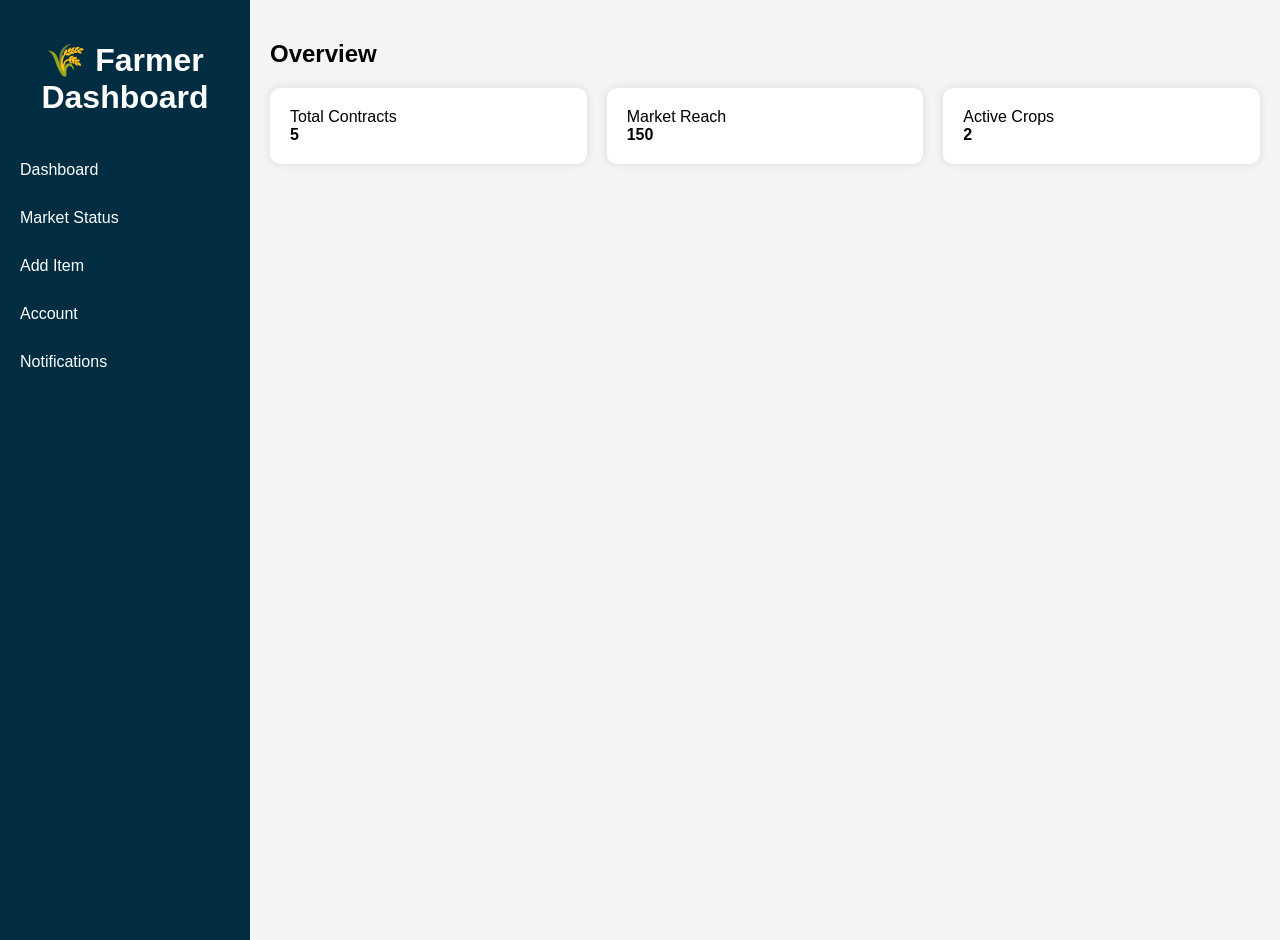
<file: index.html>
<!DOCTYPE html>
<html lang="en">
<head>
  <meta charset="UTF-8" />
  <meta name="viewport" content="width=device-width, initial-scale=1.0" />
  <title>Farmer Dashboard</title>
 
<link rel="stylesheet" href="style.css"></head>
<body>
  <div class="sidebar">
    <h1 id="dashboardTitle">🌾 Farmer Dashboard</h1>
    <button onclick="showSection('dashboard')">Dashboard</button>
    <button onclick="showSection('market')">Market Status</button>
    <button onclick="showSection('addItem')">Add Item</button>
    <button onclick="showSection('account')">Account</button>
    <button onclick="showSection('notifications')">Notifications</button>
  </div>

  <div class="main">
    <div id="dashboard" class="section active-section">
      <h2>Overview</h2>
      <div class="stats">
        <div class="stat" onclick="showPopup('Total Contracts: 5')">Total Contracts<br><strong>5</strong></div>
        <div class="stat" onclick="showPopup('Market Reach: 150 users viewed your items')">Market Reach<br><strong>150</strong></div>
        <div class="stat" onclick="showPopup('Active Crops: Wheat, Corn')">Active Crops<br><strong>2</strong></div>
      </div>
    </div>

    <div id="market" class="section">
      <h2>Market Status</h2>
      <div class="card-list" id="marketList"></div>
    </div>

    <div id="addItem" class="section">
      <h2>Add Item</h2>
      <input type="text" id="itemName" placeholder="Crop Name" />
      <input type="number" id="itemQty" placeholder="Quantity (kg)" />
      <input type="number" id="itemPrice" placeholder="Price (₹)" />
      <button onclick="addItem()">Add Item</button>
    </div>

    <div id="account" class="section">
      <h2>Account Profile</h2>
      <input type="file" id="profilePicInput" accept="image/*" onchange="uploadProfilePic()" />
      <img id="profilePic" style="width:100px; height:100px; display:none; border-radius: 50%;"/>
      <input type="text" id="userName" placeholder="Your Name" />
      <input type="email" id="userEmail" placeholder="Email" />
      <input type="text" id="userPhone" placeholder="Phone" />
      <button onclick="saveProfile()">Save Profile</button>
      <div id="profileInfo"></div>
    </div>

    <div id="notifications" class="section">
      <h2>Notifications</h2>
      <div id="notificationList">
        <div class="card">
          <p><strong>Buyer:</strong> Akash</p>
          <p><strong>Item:</strong> Rice</p>
          <p><strong>Quantity:</strong> 100kg</p>
          <button onclick="acceptContract(this)">Accept Contract</button>
        </div>
      </div>
    </div>

    <div class="popup-overlay" id="popupOverlay">
      <div class="popup" id="popup">
        <div id="popupContent"></div>
        <button onclick="closePopup()">Close</button>
      </div>
    </div>
  </div>

  <script src="script.js"></script>
</body>
</html>
</file>
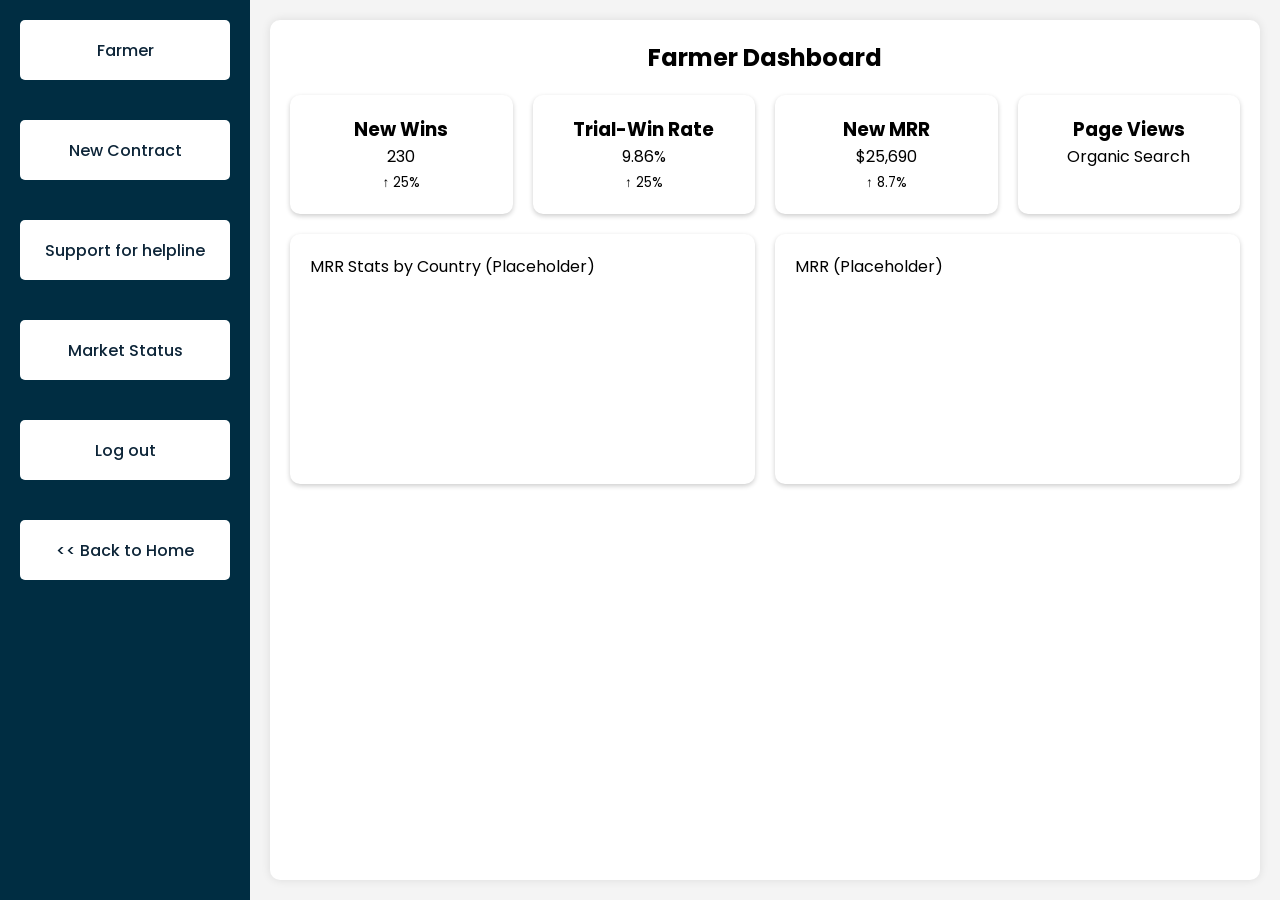
<file: Project/farmerdashboard/index.html>
<!DOCTYPE html>
<html lang="en">
<head>
    <meta charset="UTF-8">
    <meta name="viewport" content="width=device-width, initial-scale=1.0">
    <title>Farmer Dashboard</title>
    <link rel="stylesheet" href="style.css">
</head>
<body>
    <div class="sidebar">
        <button>Farmer</button>
        <button>New Contract</button>
        <button>Support for helpline</button>
        <button onclick="toggleMarketStatus()">Market Status</button>
        <button>Log out</button>
        <button><< Back to Home</button>
    </div>
    <div class="dashboard">
        <div class="main" >
            <h2>Farmer Dashboard</h2>
        <div class="stats-container">
            <div class="stat-box">
                <h3>New Wins</h3>
                <p>230</p>
                <small>↑ 25%</small>
            </div>
            <div class="stat-box">
                <h3>Trial-Win Rate</h3>
                <p>9.86%</p>
                <small>↑ 25%</small>
            </div>
            <div class="stat-box">
                <h3>New MRR</h3>
                <p>$25,690</p>
                <small>↑ 8.7%</small>
            </div>
            <div class="stat-box">
                <h3>Page Views</h3>
                <p>Organic Search</p>
            </div>
        </div>
        <div class="charts-container">
            <div class="chart">MRR Stats by Country (Placeholder)</div>
            <div class="chart">MRR (Placeholder)</div>
        </div>
        </div>
        
        <div id="market-status" style="display: none;">
            <div class="search-container">
                <input type="text" id="searchInput" placeholder="Search Market Status..." onkeyup="searchCards()">
            </div>
            <div class="cards-container" id="cardsContainer">
                <div class="card">Wheat Market</div>
                <div class="card">Rice Market</div>
                <div class="card">Corn Market</div>
                <div class="card">Soybean Market</div>
                <div class="card">Sugar Market</div>
            </div>
        </div>
    </div>
    <script src="script.js"></script>
</body>
</html>
</file>
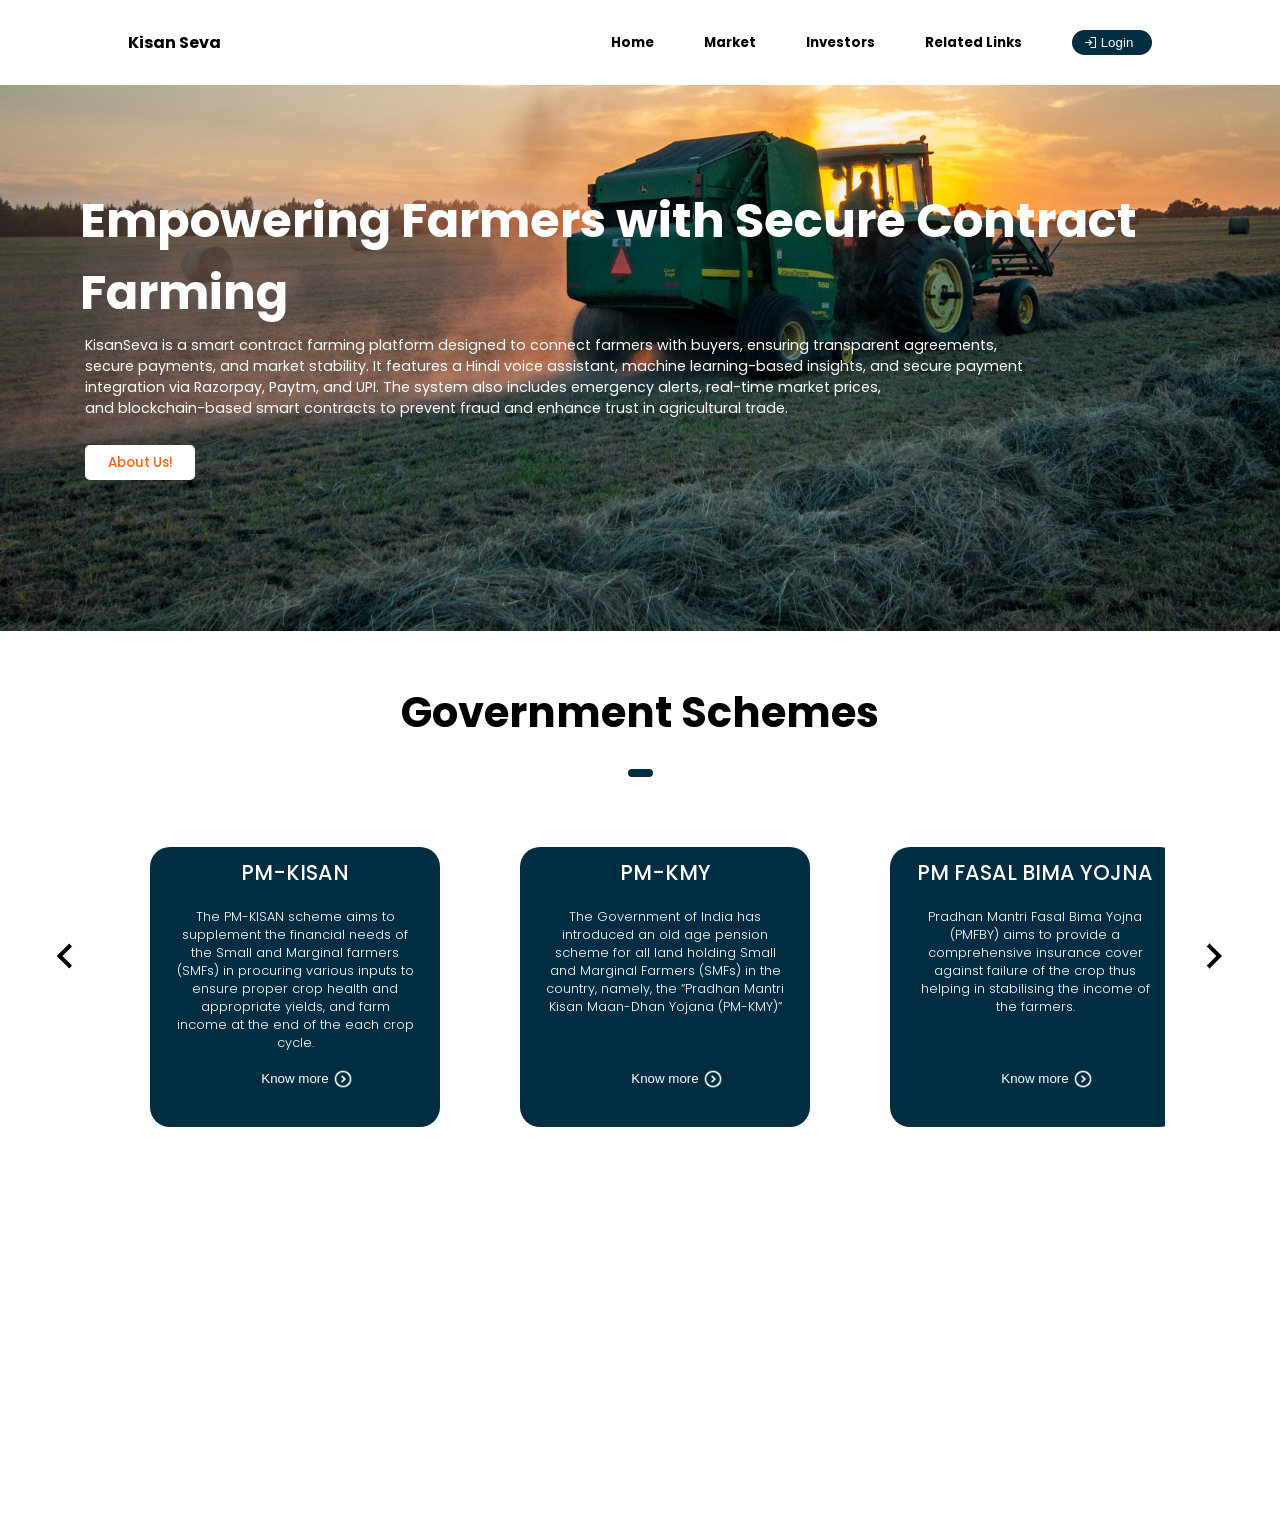
<file: Project/Landing page/index.html>
<!DOCTYPE html>
<html lang="en">
<head>
    <meta charset="UTF-8">
    <meta name="viewport" content="width=device-width, initial-scale=1.0">
    <title>Project</title>
    <link rel="stylesheet" href="style.css">
</head>
<body>
    <div class="navbar">
        <div class="nav1">
            <h4 class="kisan">Kisan Seva</h4>
        </div>
        <div class="nav2">
            <div class="item1">
                <h5>Home</h5>
            </div>
            <div class="item2">
                <h5>Market</h5>
            </div>
            <div class="item3">
                <h5>Investors</h5>
            </div>
            <div class="item3">
                <h5>Related Links</h5>
            </div>
            <div class="button-family">
                <button class="btn1"><img src="login.png">Login</button>
            </div>
        </div>
    </div>

    <div class="hero-section">
        <h2>Empowering Farmers with Secure Contract Farming</h2>
        <p>KisanSeva is a smart contract farming platform designed to connect farmers with buyers, ensuring transparent agreements, <br>secure payments, and market stability. It features a Hindi voice assistant, machine learning-based insights, and secure payment <br> integration via Razorpay, Paytm, and UPI. The system also includes emergency alerts, real-time market prices, <br> and blockchain-based smart contracts to prevent fraud and enhance trust in agricultural trade.</p>
        <button class="btn2">About Us!</button>
    </div>

    <div class="main-section">
        <div class="main-section-top">
        <div><h2>Government Schemes</h2></div>
        <div class="box"></div>
        </div>
        
        <div class="cards">
            <img id="img1" src="chevron_left.png">
            <div class="card">
                <p id="card-p">PM-KISAN</p>
                <p id="main-p">The PM-KISAN scheme aims to supplement the financial needs of the Small and Marginal farmers (SMFs) in procuring various inputs to ensure proper crop health and appropriate yields, and farm income at the end of the each crop cycle.</p>
                <button class="card-button">Know more <img src="know_more.png"></button>
            </div>
            <div class="card">
                <p id="card-p">PM-KMY</p>
                <p id="main-p">The Government of India has introduced an old age pension scheme for all land
                    holding Small and Marginal Farmers (SMFs) in the country, namely, the “Pradhan
                    Mantri Kisan Maan-Dhan Yojana (PM-KMY)”</p>
                    <button class="card-button">Know more <img src="know_more.png"></button>
            </div>
            <div class="card">
                <p id="card-p">PM FASAL BIMA YOJNA</p>
                <p id="main-p">Pradhan Mantri Fasal Bima Yojna (PMFBY) aims to provide a comprehensive insurance cover against failure of the crop thus helping in stabilising the income of the farmers.</p>
                <button class="card-button">Know more <img src="know_more.png"></button>
            </div>
            <div class="card">
                <p id="card-p">SOIL HEALTH CARD</p>
                <p id="main-p">Lorem ipsum dolor sit, amet consectetur adipisicing elit. Iure ut eveniet aut possimus fugiat libero! Reprehenderit qui nisi rerum non fugit. Doloribus ipsam quam unde ad nihil deleniti dolor sequi.</p>
                <button class="card-button">Know more <img src="know_more.png"></button>
            </div>
            <div class="card">
                <p id="card-p">PM KRISHI SICHAI YOJNA</p>
                <p id="main-p">Lorem ipsum dolor sit, amet consectetur adipisicing elit. Maxime tenetur aperiam impedit voluptate temporibus accusamus ipsam sapiente beatae perspiciatis reprehenderit, dolor officia neque!</p>
                <button class="card-button">Know more <img src="know_more.png"></button>
            </div>
            <div class="card">
                <p id="card-p">DIGITAL AGRICULTURE</p>
                <p id="main-p">Lorem ipsum dolor sit amet consectetur adipisicing elit. Perferendis aliquam quidem eveniet voluptas dignissimos quibusdam neque id placeat et ex eius fugit fuga quia unde, est exercitationem error, dolore eaque.</p>
                <button class="card-button">Know more <img src="know_more.png"></button>
            </div>
            <img id="mg2" src="chevron_right.png">
        </div>
    </div>
    
    <!-- <section class="login_box">
        <div class="login_box_cards">
            <div class="card1 cards" onclick="change1(this) ">
                <h2>Farmer</h2>
            </div>
            <div class="card2 cards" onclick="change1(this)">
                <h2>Buyer</h2>
            </div>
        </div>

        <div class="farmer_options">
            <div class="farmer_options_cards" onclick="change(this)">
            <h3 class="options_cards_heading">Small Scale Farmer</h3>
            <p class="options_cards_para">Manages small farms, typically less than 2 hectares, focusing on local markets.</p>
            </div>
            <div class="farmer_options_cards" onclick="change(this)">
                <h3 class="options_cards_heading">Medium Scale Farmer</h3>
            <p class="options_cards_para">Operates between 2-10 hectares, often using semi-modern equipment for production.</p>
            </div>
            <div class="farmer_options_cards" onclick="change(this)">
                <h3 class="options_cards_heading">Large Scale Farmer</h3>
            <p class="options_cards_para">Runs farms over 10 hectares, utilizing advanced machinery and large distribution networks.</p>
            </div>
        </div>
        
        <div class="buyer_options">
            <div class="buyer_options_cards" onclick="change2(this)">
                <h3 class="options_cards_heading">Wholesaler</h3>
                <p class="options_cards_para">Purchase crops in bulk directly from farmers and supply to retailers or markets at large scale.</p>
            </div>
            <div class="buyer_options_cards" onclick="change2(this)">
                <h3 class="options_cards_heading">Retailer</h3>
                <p class="options_cards_para">Buy products in smaller quantities and sell them directly to consumers through shops or stalls.</p>
            </div>
            <div class="buyer_options_cards" onclick="change2(this)">
                <h3 class="options_cards_heading">Food Processing Company</h3>
                <p class="options_cards_para">Procure raw materials like grains, fruits, and vegetables to create packaged or processed food products.</p>
            </div>
        </div>
        
        <button class="btn">Next</button>
        <button class="btn1">Back</button>
    <section> -->
    <script src="script.js"></script>
</body>
</html>
</file>
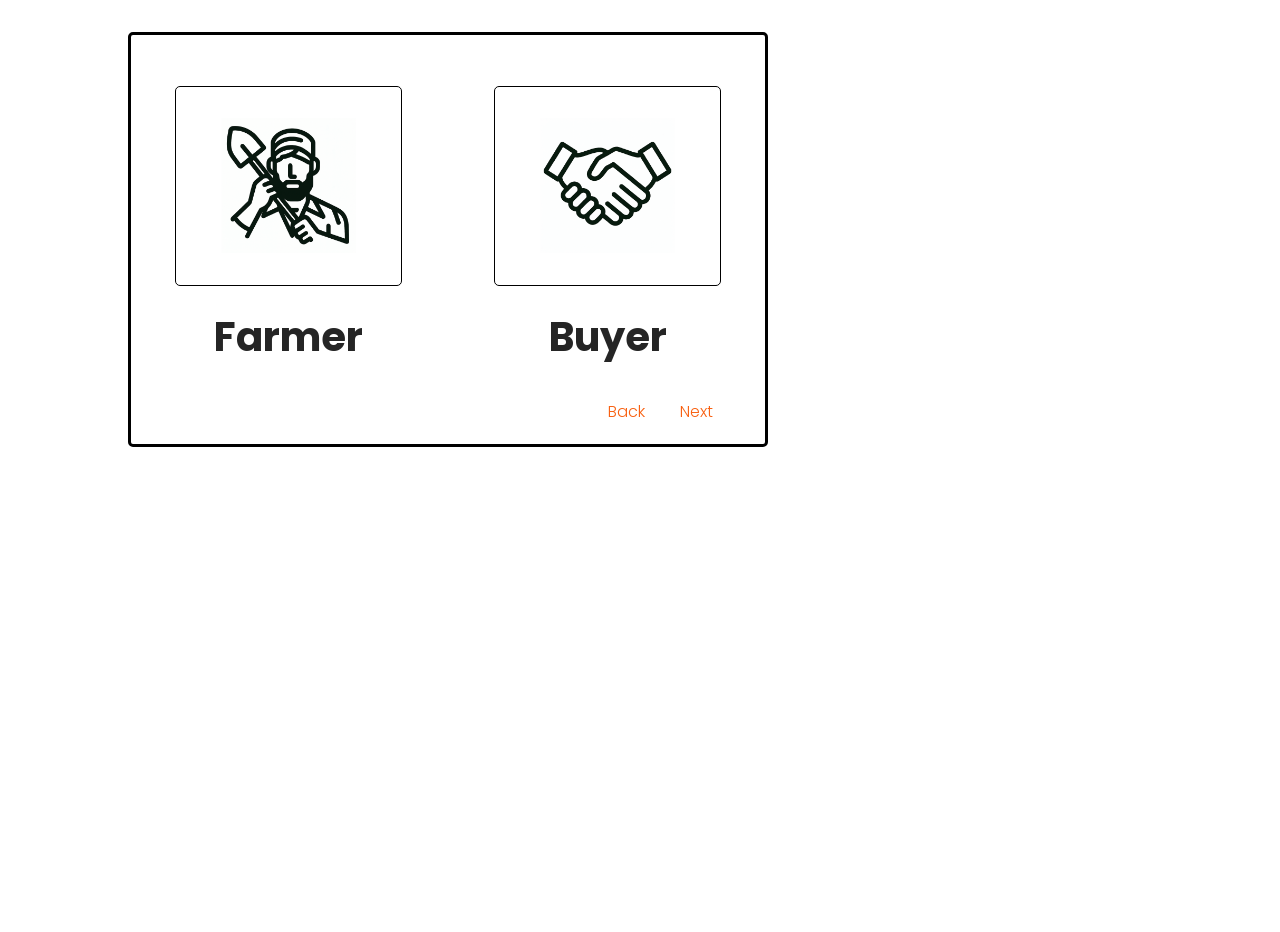
<file: Project/login popout/index.html>
<!DOCTYPE html>
<html lang="en">
<head>
    <meta charset="UTF-8">
    <meta name="viewport" content="width=device-width, initial-scale=1.0">
    <title>Login Box</title>
    <link rel="stylesheet" href="style.css">
</head>
<body>
    <section class="login_box">
        <div class="login_box_cards">
            <div class="card1 cards" onclick="change1(this) ">
                <h2>Farmer</h2>
            </div>
            <div class="card2 cards" onclick="change1(this)">
                <h2>Buyer</h2>
            </div>
        </div>

        <div class="farmer_options">
            <div class="farmer_options_cards" onclick="change(this)">
            <h3 class="options_cards_heading">Small Scale Farmer</h3>
            <p class="options_cards_para">Manages small farms, typically less than 2 hectares, focusing on local markets.</p>
            </div>
            <div class="farmer_options_cards" onclick="change(this)">
                <h3 class="options_cards_heading">Medium Scale Farmer</h3>
            <p class="options_cards_para">Operates between 2-10 hectares, often using semi-modern equipment for production.</p>
            </div>
            <div class="farmer_options_cards" onclick="change(this)">
                <h3 class="options_cards_heading">Large Scale Farmer</h3>
            <p class="options_cards_para">Runs farms over 10 hectares, utilizing advanced machinery and large distribution networks.</p>
            </div>
        </div>
        
        <div class="buyer_options">
            <div class="buyer_options_cards" onclick="change2(this)">
                <h3 class="options_cards_heading">Wholesaler</h3>
                <p class="options_cards_para">Purchase crops in bulk directly from farmers and supply to retailers or markets at large scale.</p>
            </div>
            <div class="buyer_options_cards" onclick="change2(this)">
                <h3 class="options_cards_heading">Retailer</h3>
                <p class="options_cards_para">Buy products in smaller quantities and sell them directly to consumers through shops or stalls.</p>
            </div>
            <div class="buyer_options_cards" onclick="change2(this)">
                <h3 class="options_cards_heading">Distributor</h3>
                <p class="options_cards_para">Procure raw materials like grains, fruits, and vegetables to create packaged or processed food products.</p>
            </div>
        </div>
        
        <button class="btn">Next</button>
        <button class="btn1">Back</button>
    <section>
</body>
<script src="script.js"></script>
</html>


<!-- <!DOCTYPE html>
<html lang="en">
<head>
    <meta charset="UTF-8">
    <meta name="viewport" content="width=device-width, initial-scale=1.0">
    <title>Login Box</title>
    <link rel="stylesheet" href="style.css">
</head>
<body>
    <section class="login_box">
        <div class="login_box_cards">
            <div class="card1 cards" onclick="change1(this) ">
                <h2>Farmer</h2>
            </div>
            <div class="card2 cards" onclick="change1(this)">
                <h2>Buyer</h2>
            </div>
        </div>

        <div class="farmer_options">
            <div class="farmer_options_cards" onclick="change(this)">
            <h3 class="options_cards_heading">Small Scale Farmer</h3>
            <p class="options_cards_para">Manages small farms, typically less than 2 hectares, focusing on local markets.</p>
            </div>
            <div class="farmer_options_cards" onclick="change(this)">
                <h3 class="options_cards_heading">Medium Scale Farmer</h3>
            <p class="options_cards_para">Operates between 2-10 hectares, often using semi-modern equipment for production.</p>
            </div>
            <div class="farmer_options_cards" onclick="change(this)">
                <h3 class="options_cards_heading">Large Scale Farmer</h3>
            <p class="options_cards_para">Runs farms over 10 hectares, utilizing advanced machinery and large distribution networks.</p>
            </div>
        </div>
        
        <div class="buyer_options">
            <div class="buyer_options_cards" onclick="change2(this)">
                <h3 class="options_cards_heading">Wholesaler</h3>
                <p class="options_cards_para">Purchase crops in bulk directly from farmers and supply to retailers or markets at large scale.</p>
            </div>
            <div class="buyer_options_cards" onclick="change2(this)">
                <h3 class="options_cards_heading">Retailer</h3>
                <p class="options_cards_para">Buy products in smaller quantities and sell them directly to consumers through shops or stalls.</p>
            </div>
            <div class="buyer_options_cards" onclick="change2(this)">
                <h3 class="options_cards_heading">Food Processing Company</h3>
                <p class="options_cards_para">Procure raw materials like grains, fruits, and vegetables to create packaged or processed food products.</p>
            </div>
        </div>
        
        <button class="btn">Next</button>
        <button class="btn1">Back</button>
    <section>
</body>
<script src="script.js"></script>
</html> -->
</file>
<file: style.css>
@import url('https://fonts.googleapis.com/css2?family=Poppins:ital,wght@0,100;0,200;0,300;0,400;0,500;0,600;0,700;0,800;0,900;1,100;1,200;1,300;1,400;1,500;1,600;1,700;1,800;1,900&display=swap');

body {
  margin: 0;
  font-family: Arial, sans-serif;
  background-color: #f4f4f4;
  display: flex;
}

.sidebar {
  width: 250px;
  background-color: rgb(0, 45, 66);
  color: white;
  height: 100vh;
  padding: 20px 0;
  display: flex;
  flex-direction: column;
}

.sidebar h1 {
  text-align: center;
  margin-bottom: 30px;
}

.sidebar button {
  background: none;
  border: none;
  color: white;
  padding: 15px 20px;
  text-align: left;
  font-size: 16px;
  cursor: pointer;
  width: 100%;
}

.sidebar button:hover {
  background-color: rgba(255, 255, 255, 0.1);
}

.main {
  flex-grow: 1;
  padding: 20px;
  position: relative;
}

.section {
  display: none;
}

.active-section {
  display: block;
}

.stats {
  display: flex;
  gap: 20px;
}

.stat {
  background: white;
  padding: 20px;
  border-radius: 10px;
  flex: 1;
  box-shadow: 0 0 10px rgba(0,0,0,0.1);
  cursor: pointer;
}

.popup-overlay {
  position: fixed;
  top: 0;
  left: 0;
  width: 100%;
  height: 100%;
  background: rgba(0,0,0,0.5);
  display: flex;
  justify-content: center;
  align-items: center;
  display: none;
}

.popup {
  background: white;
  padding: 30px;
  border-radius: 10px;
  width: 400px;
  max-width: 90%;
  text-align: center;
}

.popup button {
  margin-top: 20px;
  padding: 10px 20px;
  border: none;
  background: rgb(0, 45, 66);
  color: white;
  cursor: pointer;
}

.card-list {
  display: flex;
  flex-wrap: wrap;
  gap: 20px;
}

.card {
  background: white;
  padding: 15px;
  border-radius: 10px;
  box-shadow: 0 0 8px rgba(0,0,0,0.1);
  width: 200px;
}
</file>
<file: Project/farmerdashboard/style.css>
@import url('https://fonts.googleapis.com/css2?family=Poppins:ital,wght@0,100;0,200;0,300;0,400;0,500;0,600;0,700;0,800;0,900;1,100;1,200;1,300;1,400;1,500;1,600;1,700;1,800;1,900&display=swap');

        * {
            margin: 0;
            padding: 0;
            box-sizing: border-box;
            font-family: 'poppins', sans-serif;
        }
        body {
            display: flex;
            height: 100vh;
            background-color: #f4f4f4;
        }
        .sidebar {
            width: 250px;
            background: rgb(0, 45, 66);
            color: white;
            padding: 20px;
            display: flex;
            flex-direction: column;
            gap: 40px;
        }
        .sidebar button {
            height: 60px;
            padding: 12px;
            background: white;
            border: none;
            color: #0d2538;
            font-size: 16px;
            cursor: pointer;
            border-radius: 5px;
            text-align: center;
            font-weight: 500;
        }
        .sidebar button:hover {
            background: #ddd;
        }
        .dashboard {
            flex: 1;
            padding: 20px;
            background: white;
            box-shadow: 0 0 10px rgba(0, 0, 0, 0.1);
            border-radius: 10px;
            margin: 20px;
        }
        .dashboard h2 {
            text-align: center;
            margin-bottom: 20px;
        }
        .stats-container {
            display: grid;
            grid-template-columns: repeat(4, 1fr);
            gap: 20px;
            text-align: center;
            
        }
        .stat-box {
            background: #fff;
            padding: 20px;
            border-radius: 10px;
            box-shadow: 0 2px 5px rgba(0, 0, 0, 0.2);
        }
        .charts-container {
            display: flex;
            gap: 20px;
            margin-top: 20px;
        }
        .chart {
            flex: 1;
            background: #fff;
            padding: 20px;
            border-radius: 10px;
            box-shadow: 0 2px 5px rgba(0, 0, 0, 0.2);
            height: 250px;
        }
        .search-container {
            margin-bottom: 20px;
            text-align: center;
        }
        .search-container input {
            width: 60%;
            padding: 10px;
            font-size: 16px;
            border: 1px solid #ccc;
            border-radius: 5px;
        }
        .cards-container {
            display: flex;
            flex-wrap: wrap;
            gap: 20px;
            justify-content: center;
        }
        .card {
            background: #fff;
            padding: 15px;
            border-radius: 10px;
            box-shadow: 0 2px 5px rgba(0, 0, 0, 0.2);
            width: 200px;
            text-align: center;
        }
</file>
<file: Project/Landing page/style.css>
@import url('https://fonts.googleapis.com/css2?family=Poppins:ital,wght@0,100;0,200;0,300;0,400;0,500;0,600;0,700;0,800;0,900;1,100;1,200;1,300;1,400;1,500;1,600;1,700;1,800;1,900&display=swap');
*{
    margin: 0;
    padding: 0;
    box-sizing: border-box;
    overflow-x: hidden;
}
.navbar{
    background: #fff;
    display: flex;
    align-items: center;
    justify-content: space-between;
    padding: 30px 10%;
    font-family: 'poppins', sans-serif;
}
.nav2{
    display: flex;
    align-items: center;
    justify-content: space-around;
    gap: 50px;
    padding-left: 100px;
}
.button-family{
    display: flex;
    align-items: center;
}
.btn1{
    height: 25px;
    width: 80px;
    background: rgb(0, 45, 66);
    color: white;
    border-radius: 33px;
    border: none;
    position: relative;
    padding-left: 10px;
}
.button-family img{
    position: absolute;
    height: 15px;
    width: 15px;
    transform: translateX(-120%);
}
#img2{
    position: relative;
    height: 20px;
    width: 20px;
    left: -0.2rem;
}
.hero-section{
    position: relative;
    height: 100vh;
    width: 100vw;
    background-image: url(farmer1.jpg);
    background-size: cover;
    max-height: 546px;
    background-position: center;
    z-index: -100;
}
.hero-section h2{
    font-family: 'poppins', sans-serif;
    color: #fff;
    position: absolute;
    font-size: 3rem;
    top: 100px;
    left: 80px;
    font-weight: 700;
}

.hero-section p{
    font-family: 'poppins', sans-serif;
    color: #fff;
    position: absolute;
    font-size: 0.89rem;
    top: 250px;
    left: 85px;
    font-weight: 400;
}

.btn2{
    position: absolute;
    height: 35px;
    width: 110px;
    background: #fff;
    color: rgb(248, 96, 17);
    top: 360px;
    left: 85px;
    font-family: 'poppins', sans-serif;
    font-weight: 500;
    border: none;
    border-radius: 5px;
}


.main-section{
    width: 100vw;
    height: 100vh;
    position: relative;
}
.main-section-top{
    display: flex;
    align-items: center;
    justify-content: space-between;
    flex-direction: column;
    padding: 50px;
    gap: 25px;
}
.main-section h2{
    font-family: 'poppins', sans-serif;
    font-size: 2.6rem;
}

.box{
    height: 8px;
    width: 25px;
    background: rgb(0, 45, 66);
    border: none;
    border-radius: 5px;
}

.cards{
    overflow-x: auto;
    display: flex;
    padding-left: 150px;
    padding-top: 20px;
    width: 91vw;
    scroll-behavior: smooth;
    gap: 80px;
}
.cards::-webkit-scrollbar {
    display: none;
  }
.card{
    height: 280px;
    width: 290px;
    background: rgb(0, 45, 66);
    color: #fff;
    padding-top: 20px;
    text-align: center;
    flex: 0 0 auto;
    font-family: 'poppins', sans-serif;
    font-weight: 500;
    border: none;
    border-radius: 20px;
    padding: 10px;
    position: relative;
}
#card-p{
    font-size: 1.3rem;
}
#main-p{
    color: #fff;
    font-family: 'poppins', sans-serif;
    font-weight: 300;
    text-align: center;
    font-size: 0.8rem;
    padding: 15px;
    padding-top: 20px;
    height: 177px;
}
.card-button{
    background: rgb(0, 45, 66);
    border: none;
    color: #fff;
}
.card-button img{
    position: absolute;
    height: 20px;
    width: 20px;
    left: 183px;
    bottom: 38px;
}
#img1{
    height: 50px;
    position: absolute;
    z-index: 8;
    left: 40px;
    top: 300px;
    background: linear-gradient(90deg, rgba(255, 255, 255, 0) 0%, #fff 100%);
}
#mg2{
    height: 50px;
    position: absolute;
    z-index: 8;
    right: 40px;
    top: 300px;
    background: linear-gradient(90deg, rgba(255, 255, 255, 0) 0%, #fff 100%);
}
/* .login_box{
    margin-top: 2.5%;
    margin-left: 10%;
    width: 80vw;
    height: 600px;
    background: #fff;
    border: 3px, solid black;
    border-radius: 5px;
    position: relative;
    display: none;
}
h2{
    color: #fff;
    font-family: 'poppins', sans-serif;
    text-align: center;
}
.login_box_cards{
    display: flex;
    align-items: center;
    justify-content: space-around;
    gap: 5px;
    
}
.cards:hover{
    transform: scale(1.05);
    cursor: pointer;
    transition: 0.5s ;
}
.card1{
    height: 300px;
    width: 350px;
    margin-top: 8%;
    gap: 10px;
    background-image: url("ChatGPT\ Image\ Apr\ 3\,\ 2025\,\ 11_10_19\ PM.png");
    background-position: center;
    background-repeat: no-repeat;
    background-size: 60%;
    border: 1.5px, solid black;
    border-radius: 5px;
}

.card2{
    background-image: url("ChatGPT\ Image\ Apr\ 3\,\ 2025\,\ 11_11_39\ PM.png");
    height: 300px;
    width: 350px;
    margin-top: 8%;
    gap: 10px;
    background-position: center;
    background-repeat: no-repeat;
    background-size: 60%;
    border: 1.5px, solid black;
    border-radius: 5px;
}
.cards.selected1{
    border: 5px solid black; 
}


h2{
    color: #000000da;
    font-family: 'poppins', sans-serif;
    font-size: 5rem;
    font-weight: 700;
    padding-top: 290px;
    text-align: center;
}
.btn{
    position: absolute;
    right: 3rem;
    bottom: 2.9rem;
    color: rgb(248, 96, 17);
    background: #fff;
    font-family: 'poppins', sans-serif;
    font-size: 1rem;
    font-weight: 300;
    border: none;
    padding: 8px;
    height: 37px;
    width: 45px;
    cursor: pointer;
    border-radius: 3px;
}
.btn1{
    position: absolute;
    right: 7.5rem;
    bottom: 2.9rem;
    color: rgb(248, 96, 17);
    background: #fff;
    font-family: 'poppins', sans-serif;
    font-size: 1rem;
    font-weight: 300;
    border: none;
    padding: 8px;
    height: 37px;
    width: 45px;
    border-radius: 3px;
    cursor: pointer;
}

.farmer_options{
    display: flex;
    align-items: center;
    justify-content: space-around;
    gap: 5px;
}
.farmer_options_cards{
    background: #fff;
    height: 300px;
    width: 280px;
    margin-top: 8%;
    gap: 10px;
    border: 1.5px, solid black;
    border-radius: 5px;
    box-shadow: 0 4px 6px rgba(0, 0, 0, 0.1);
    text-align: center;
    transition: transform 0.3s ease-in-out;
}
.farmer_options_cards.selected {
    border: 3px solid black; 
}
.options_cards_heading{
    color: #2c3e50;
    padding-top: 15px;
    font-family: 'poppins', sans-serif;
    font-size: 1.74rem;
    font-weight: 900;
    height: 0px;
    text-align: center;
    padding: 9x;
}

.options_cards_para{
    font-family: 'poppins', sans-serif;
    font-size: 1rem;
    padding: 10px;
    margin-top: 100px;
    font-weight: 700;
    color: #555;
    text-align: center;
}

.farmer_options_cards:hover {
    transform: scale(1.05);
    cursor: pointer;
    transition: 0.5s ease;
}
.buyer_options{
    display: flex;
    align-items: center;
    justify-content: space-around;
    gap: 5px;
}
.buyer_options_cards{
    background: #fff;
    height: 300px;
    width: 280px;
    margin-top: 8%;
    gap: 10px;
    border: 1.5px, solid black;
    border-radius: 5px;
}
.buyer_options_cards:hover {
    transform: scale(1.05);
    cursor: pointer;
    transition: 0.5s ease;
}
.buyer_options_cards.selected2 {
    border: 3px solid black; 
}
*/
</file>
<file: Project/login popout/style.css>
/* @import url('https://fonts.googleapis.com/css2?family=Poppins:ital,wght@0,100;0,200;0,300;0,400;0,500;0,600;0,700;0,800;0,900;1,100;1,200;1,300;1,400;1,500;1,600;1,700;1,800;1,900&display=swap');
*{
    margin: 0;
    padding: 0;
    box-sizing: border-box;
}
body{
    width: 100vw;
    height: 100vh;
    overflow-y: hidden;
}
.login_box{
    margin-top: 2.5%;
    margin-left: 10%;
    width: 80vw;
    height: 600px;
    background: #fff;
    border: 3px, solid black;
    border-radius: 5px;
    position: relative;
}
h2{
    color: #fff;
    font-family: 'poppins', sans-serif;
    text-align: center;
}
.login_box_cards{
    display: flex;
    align-items: center;
    justify-content: space-around;
    gap: 5px;
    
}
.cards:hover{
    transform: scale(1.05);
    cursor: pointer;
    transition: 0.5s ;
}
.card1{
    height: 300px;
    width: 350px;
    margin-top: 8%;
    gap: 10px;
    background-image: url("ChatGPT\ Image\ Apr\ 3\,\ 2025\,\ 11_10_19\ PM.png");
    background-position: center;
    background-repeat: no-repeat;
    background-size: 60%;
    border: 1.5px, solid black;
    border-radius: 5px;
}

.card2{
    background-image: url("ChatGPT\ Image\ Apr\ 3\,\ 2025\,\ 11_11_39\ PM.png");
    height: 300px;
    width: 350px;
    margin-top: 8%;
    gap: 10px;
    background-position: center;
    background-repeat: no-repeat;
    background-size: 60%;
    border: 1.5px, solid black;
    border-radius: 5px;
}
.cards.selected1{
    border: 5px solid black; 
}


h2{
    color: #000000da;
    font-family: 'poppins', sans-serif;
    font-size: 5rem;
    font-weight: 700;
    padding-top: 290px;
    text-align: center;
}
.btn{
    position: absolute;
    right: 3rem;
    bottom: 2.9rem;
    color: rgb(248, 96, 17);
    background: #fff;
    font-family: 'poppins', sans-serif;
    font-size: 1rem;
    font-weight: 300;
    border: none;
    padding: 8px;
    height: 37px;
    width: 45px;
    cursor: pointer;
    border-radius: 3px;
}
.btn1{
    position: absolute;
    right: 7.5rem;
    bottom: 2.9rem;
    color: rgb(248, 96, 17);
    background: #fff;
    font-family: 'poppins', sans-serif;
    font-size: 1rem;
    font-weight: 300;
    border: none;
    padding: 8px;
    height: 37px;
    width: 45px;
    border-radius: 3px;
    cursor: pointer;
}

.farmer_options{
    display: flex;
    align-items: center;
    justify-content: space-around;
    gap: 5px;
}
.farmer_options_cards{
    background: #fff;
    height: 300px;
    width: 280px;
    margin-top: 8%;
    gap: 10px;
    border: 1.5px, solid black;
    border-radius: 5px;
    box-shadow: 0 4px 6px rgba(0, 0, 0, 0.1);
    text-align: center;
    transition: transform 0.3s ease-in-out;
}
.farmer_options_cards.selected {
    border: 3px solid black; 
}
.options_cards_heading{
    color: #2c3e50;
    padding-top: 15px;
    font-family: 'poppins', sans-serif;
    font-size: 1.74rem;
    font-weight: 900;
    height: 0px;
    text-align: center;
    padding: 9x;
}

.options_cards_para{
    font-family: 'poppins', sans-serif;
    font-size: 1rem;
    padding: 10px;
    margin-top: 100px;
    font-weight: 700;
    color: #555;
    text-align: center;
}

.farmer_options_cards:hover {
    transform: scale(1.05);
    cursor: pointer;
    transition: 0.5s ease;
}
.buyer_options{
    display: flex;
    align-items: center;
    justify-content: space-around;
    gap: 5px;
}
.buyer_options_cards{
    background: #fff;
    height: 300px;
    width: 280px;
    margin-top: 8%;
    gap: 10px;
    border: 1.5px, solid black;
    border-radius: 5px;
}
.buyer_options_cards:hover {
    transform: scale(1.05);
    cursor: pointer;
    transition: 0.5s ease;
}
.buyer_options_cards.selected2 {
    border: 3px solid black; 
} */
@import url('https://fonts.googleapis.com/css2?family=Poppins:ital,wght@0,100;0,200;0,300;0,400;0,500;0,600;0,700;0,800;0,900;1,100;1,200;1,300;1,400;1,500;1,600;1,700;1,800;1,900&display=swap');
*{
    margin: 0;
    padding: 0;
    box-sizing: border-box;
}
body{
    width: 100vw;
    height: 100vh;
    overflow-y: hidden;
}
.login_box{
    margin-top: 2.5%;
    margin-left: 10%;
    width: 50vw;
    height: 415px;
    background: #fff;
    border: 3px, solid black;
    border-radius: 5px;
    position: relative;
}
h2{
    color: #fff;
    font-family: 'poppins', sans-serif;
    text-align: center;
}
.login_box_cards{
    display: flex;
    align-items: center;
    justify-content: space-around;
    gap: 5px;
    
}
.cards:hover{
    transform: scale(1.05);
    cursor: pointer;
    transition: 0.5s ;
}
.card1{
    height: 200px;
    width: 227px;
    margin-top: 8%;
    gap: 10px;
    background-image: url("ChatGPT\ Image\ Apr\ 3\,\ 2025\,\ 11_10_19\ PM.png");
    background-position: center;
    background-repeat: no-repeat;
    background-size: 60%;
    border: 1.5px, solid black;
    border-radius: 5px;
}

.card2{
    background-image: url("ChatGPT\ Image\ Apr\ 3\,\ 2025\,\ 11_11_39\ PM.png");
    height: 200px;
    width: 227px;
    margin-top: 8%;
    gap: 10px;
    background-position: center;
    background-repeat: no-repeat;
    background-size: 60%;
    border: 1.5px, solid black;
    border-radius: 5px;
}
.cards.selected1{
    border: 5px solid black; 
}


h2{
    color: #000000da;
    font-family: 'poppins', sans-serif;
    font-size: 2.5rem;
    font-weight: 700;
    padding-top: 220px;
    text-align: center;
}
.btn{
    position: absolute;
    right: 3rem;
    bottom: 1rem;
    color: rgb(248, 96, 17);
    background: #fff;
    font-family: 'poppins', sans-serif;
    font-size: 1rem;
    font-weight: 300;
    border: none;
    padding: 8px;
    height: 37px;
    width: 45px;
    cursor: pointer;
    border-radius: 3px;
}
.btn1{
    position: absolute;
    right: 7.5rem;
    bottom: 1rem;
    color: rgb(248, 96, 17);
    background: #fff;
    font-family: 'poppins', sans-serif;
    font-size: 1rem;
    font-weight: 300;
    border: none;
    padding: 8px;
    height: 37px;
    width: 45px;
    border-radius: 3px;
    cursor: pointer;
}

.farmer_options{
    display: flex;
    align-items: center;
    justify-content: space-around;
    gap: 5px;
}
.farmer_options_cards{
    background: #fff;
    height: 279px;
    width: 280px;
    margin-top: 8%;
    margin-left: 1%;
    margin-right: 1%;
    gap: 10px;
    border: 1.5px, solid black;
    border-radius: 5px;
    box-shadow: 0 4px 6px rgba(0, 0, 0, 0.1);
    text-align: center;
    transition: transform 0.3s ease-in-out;
}
.farmer_options_cards.selected {
    border: 3px solid black; 
}
.options_cards_heading{
    color: #2c3e50;
    padding-top: 15px;
    font-family: 'poppins', sans-serif;
    font-size: 1.64rem;
    font-weight: 900;
    height: 0px;
    text-align: center;
    padding: 9x;
}

.options_cards_para{
    font-family: 'poppins', sans-serif;
    font-size: 1rem;
    padding: 10px;
    margin-top: 80px;
    font-weight: 700;
    color: #555;
    text-align: center;
}

.farmer_options_cards:hover {
    transform: scale(1.05);
    cursor: pointer;
    transition: 0.5s ease;
}
.buyer_options{
    display: flex;
    align-items: center;
    justify-content: space-around;
    gap: 5px;
}
.buyer_options_cards{
    background: #fff;
    height: 300px;
    width: 280px;
    margin-top: 8%;
    gap: 10px;
    border: 1.5px, solid black;
    border-radius: 5px;
}
.buyer_options_cards:hover {
    transform: scale(1.05);
    cursor: pointer;
    transition: 0.5s ease;
}
.buyer_options_cards.selected2 {
    border: 3px solid black; 
}
</file>
